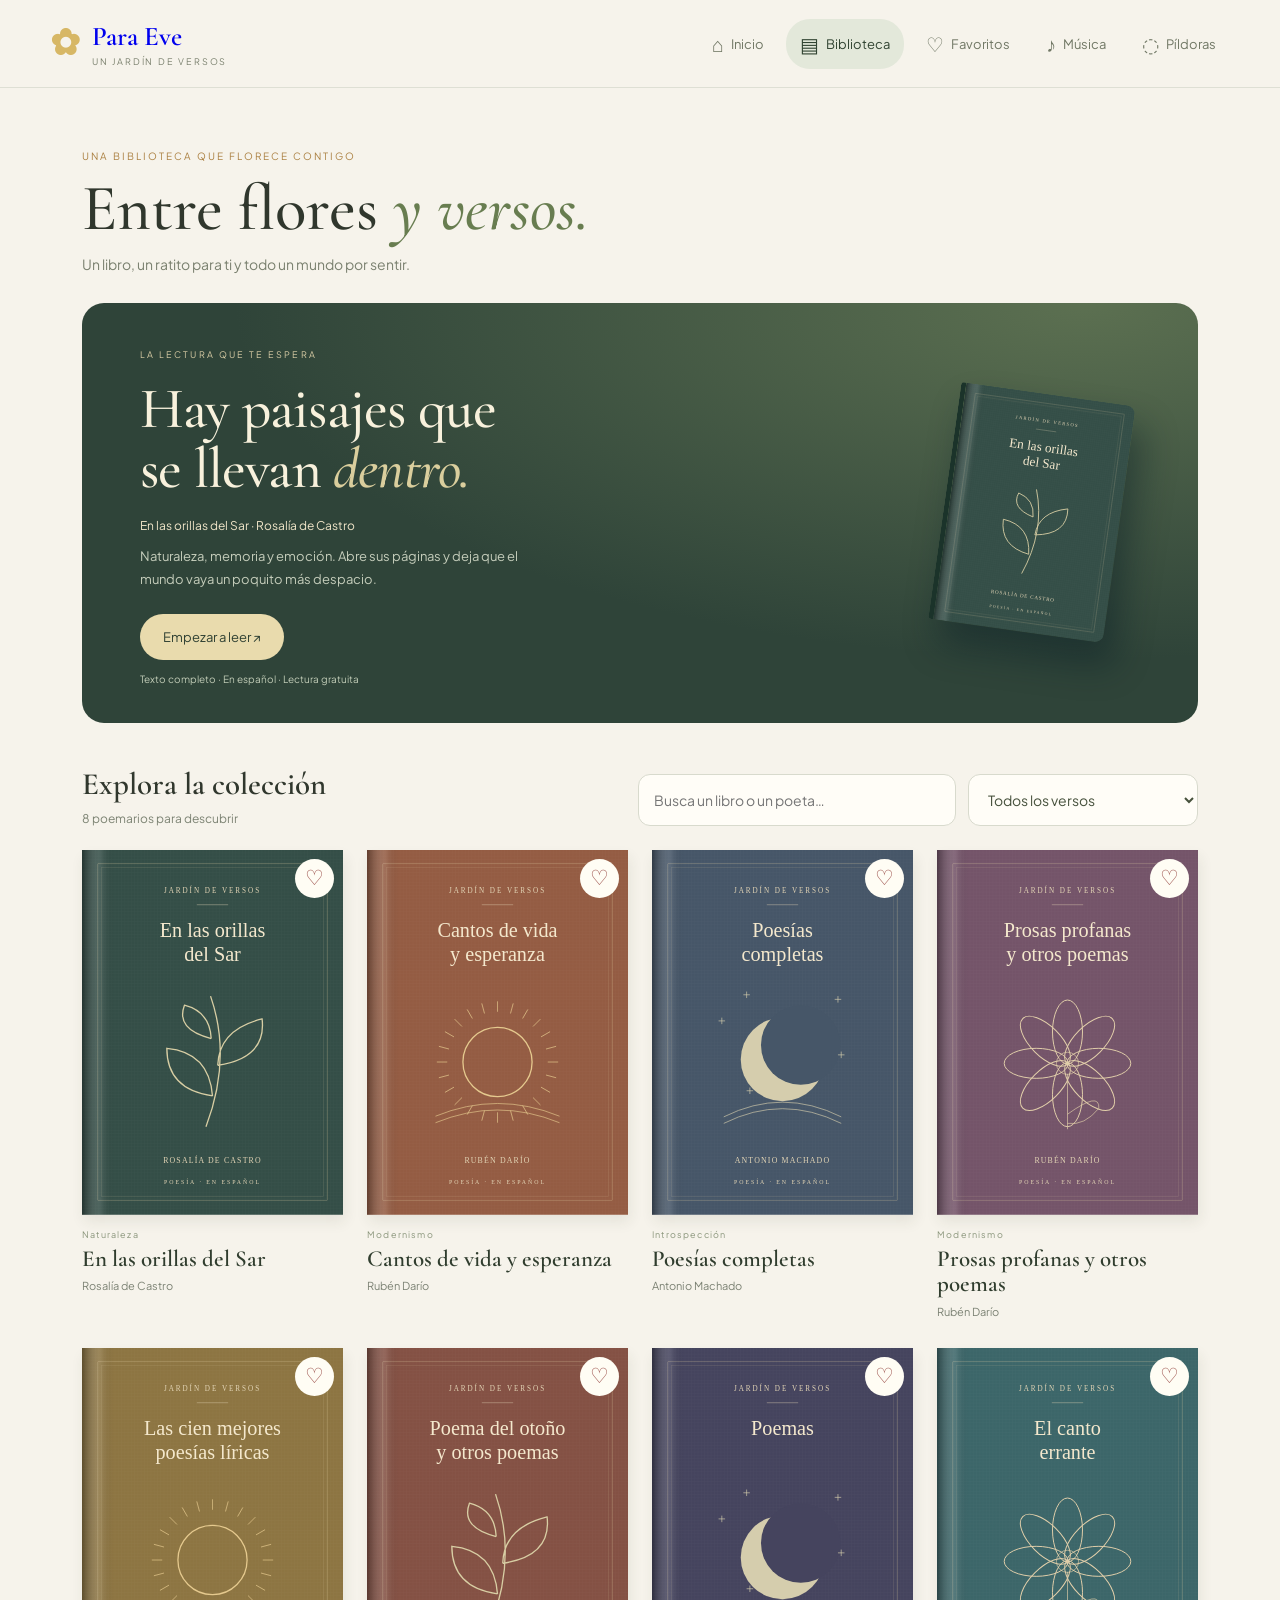
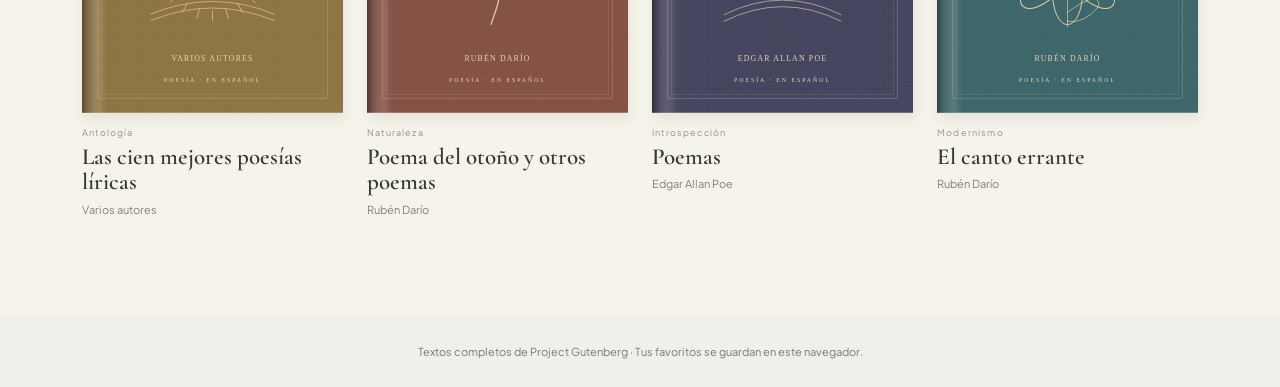
<file: biblioteca.html>
<!doctype html><html lang="es"><head><meta charset="utf-8"><meta name="viewport" content="width=device-width,initial-scale=1"><meta name="theme-color" content="#f6f3eb"><title>Biblioteca · Para Eve</title><link rel="preconnect" href="https://fonts.googleapis.com"><link rel="preconnect" href="https://fonts.gstatic.com" crossorigin><link href="https://fonts.googleapis.com/css2?family=Cormorant+Garamond:ital,wght@0,400;0,500;0,600;1,500&family=Plus+Jakarta+Sans:wght@400;500;600&display=swap" rel="stylesheet"><link rel="stylesheet" href="assets/catalog.css"><link rel="stylesheet" href="assets/pages.css"></head>
<body class="library-page catalog-mode"><nav class="site-bar"><a class="site-brand" href="index.html"><span>✿</span><span>Para Eve<small>UN JARDÍN DE VERSOS</small></span></a><div class="site-nav"><a href="index.html"><span>⌂</span>Inicio</a><a href="biblioteca.html" aria-current="page"><span>▤</span>Biblioteca</a><a href="favoritos.html"><span>♡</span>Favoritos</a><a href="musica.html"><span>♪</span>Música</a><a href="pildoras.html"><span>◌</span>Píldoras</a></div></nav>
<main class="library-standalone"><header><span class="page-eyebrow">UNA BIBLIOTECA QUE FLORECE CONTIGO</span><h1>Entre flores <em>y versos.</em></h1><p>Un libro, un ratito para ti y todo un mundo por sentir.</p></header><section class="catalog-feature"><div class="feature-copy"><span class="feature-label">LA LECTURA QUE TE ESPERA</span><h2>Hay paisajes que<br>se llevan <em>dentro.</em></h2><p>En las orillas del Sar · Rosalía de Castro</p><p class="feature-note">Naturaleza, memoria y emoción. Abre sus páginas y deja que el mundo vaya un poquito más despacio.</p><a class="catalog-primary" href="https://www.gutenberg.org/cache/epub/70984/pg70984-images.html" target="_blank" rel="noopener">Empezar a leer ↗</a><span class="feature-caption">Texto completo · En español · Lectura gratuita</span></div><img src="assets/covers/70984.svg" alt="En las orillas del Sar" class="featured-cover"></section><section class="library-shelf"><div><h2>Explora la colección</h2><p id="book-count" class="library-count"></p></div><form class="library-filters"><input id="book-search" type="search" placeholder="Busca un libro o un poeta…" aria-label="Buscar libros"><select id="tag-filter" aria-label="Filtrar colección"><option value="Todo">Todos los versos</option><option>Naturaleza</option><option>Introspección</option><option>Modernismo</option><option>Antología</option></select></form></section><div id="book-grid" class="library-grid"></div></main><footer>Textos completos de Project Gutenberg · Tus favoritos se guardan en este navegador.</footer><script src="assets/library.js"></script></body></html>
</file>
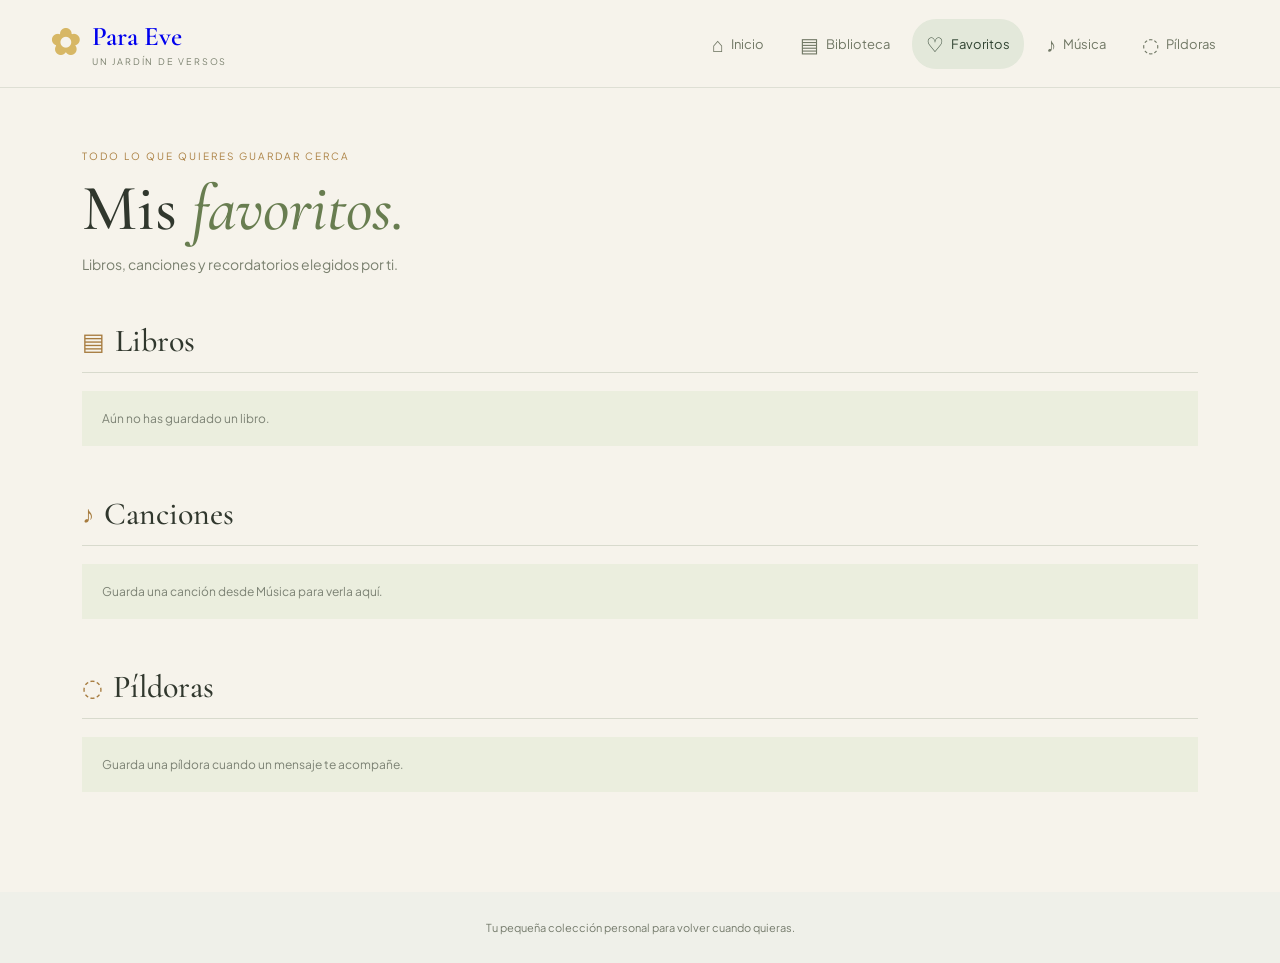
<file: favoritos.html>
<!doctype html><html lang="es"><head><meta charset="utf-8"><meta name="viewport" content="width=device-width,initial-scale=1"><meta name="theme-color" content="#f6f3eb"><title>Mis favoritos · Para Eve</title><link rel="preconnect" href="https://fonts.googleapis.com"><link rel="preconnect" href="https://fonts.gstatic.com" crossorigin><link href="https://fonts.googleapis.com/css2?family=Cormorant+Garamond:ital,wght@0,400;0,500;0,600;1,500&family=Plus+Jakarta+Sans:wght@400;500;600&display=swap" rel="stylesheet"><link rel="stylesheet" href="assets/catalog.css"><link rel="stylesheet" href="assets/pages.css"></head>
<body class="library-page catalog-mode"><nav class="site-bar"><a class="site-brand" href="index.html"><span>✿</span><span>Para Eve<small>UN JARDÍN DE VERSOS</small></span></a><div class="site-nav"><a href="index.html"><span>⌂</span>Inicio</a><a href="biblioteca.html"><span>▤</span>Biblioteca</a><a href="favoritos.html" aria-current="page"><span>♡</span>Favoritos</a><a href="musica.html"><span>♪</span>Música</a><a href="pildoras.html"><span>◌</span>Píldoras</a></div></nav>
<main class="favorites-page"><header><span class="page-eyebrow">TODO LO QUE QUIERES GUARDAR CERCA</span><h1>Mis <em>favoritos.</em></h1><p>Libros, canciones y recordatorios elegidos por ti.</p></header><section><div class="favorite-heading"><span>▤</span><h2>Libros</h2></div><div id="favorite-books" class="favorite-items"></div></section><section><div class="favorite-heading"><span>♪</span><h2>Canciones</h2></div><div id="favorite-songs" class="favorite-items"></div></section><section><div class="favorite-heading"><span>◌</span><h2>Píldoras</h2></div><div id="favorite-pills" class="favorite-items"></div></section></main><footer>Tu pequeña colección personal para volver cuando quieras.</footer><script src="assets/favorites.js"></script></body></html>
</file>
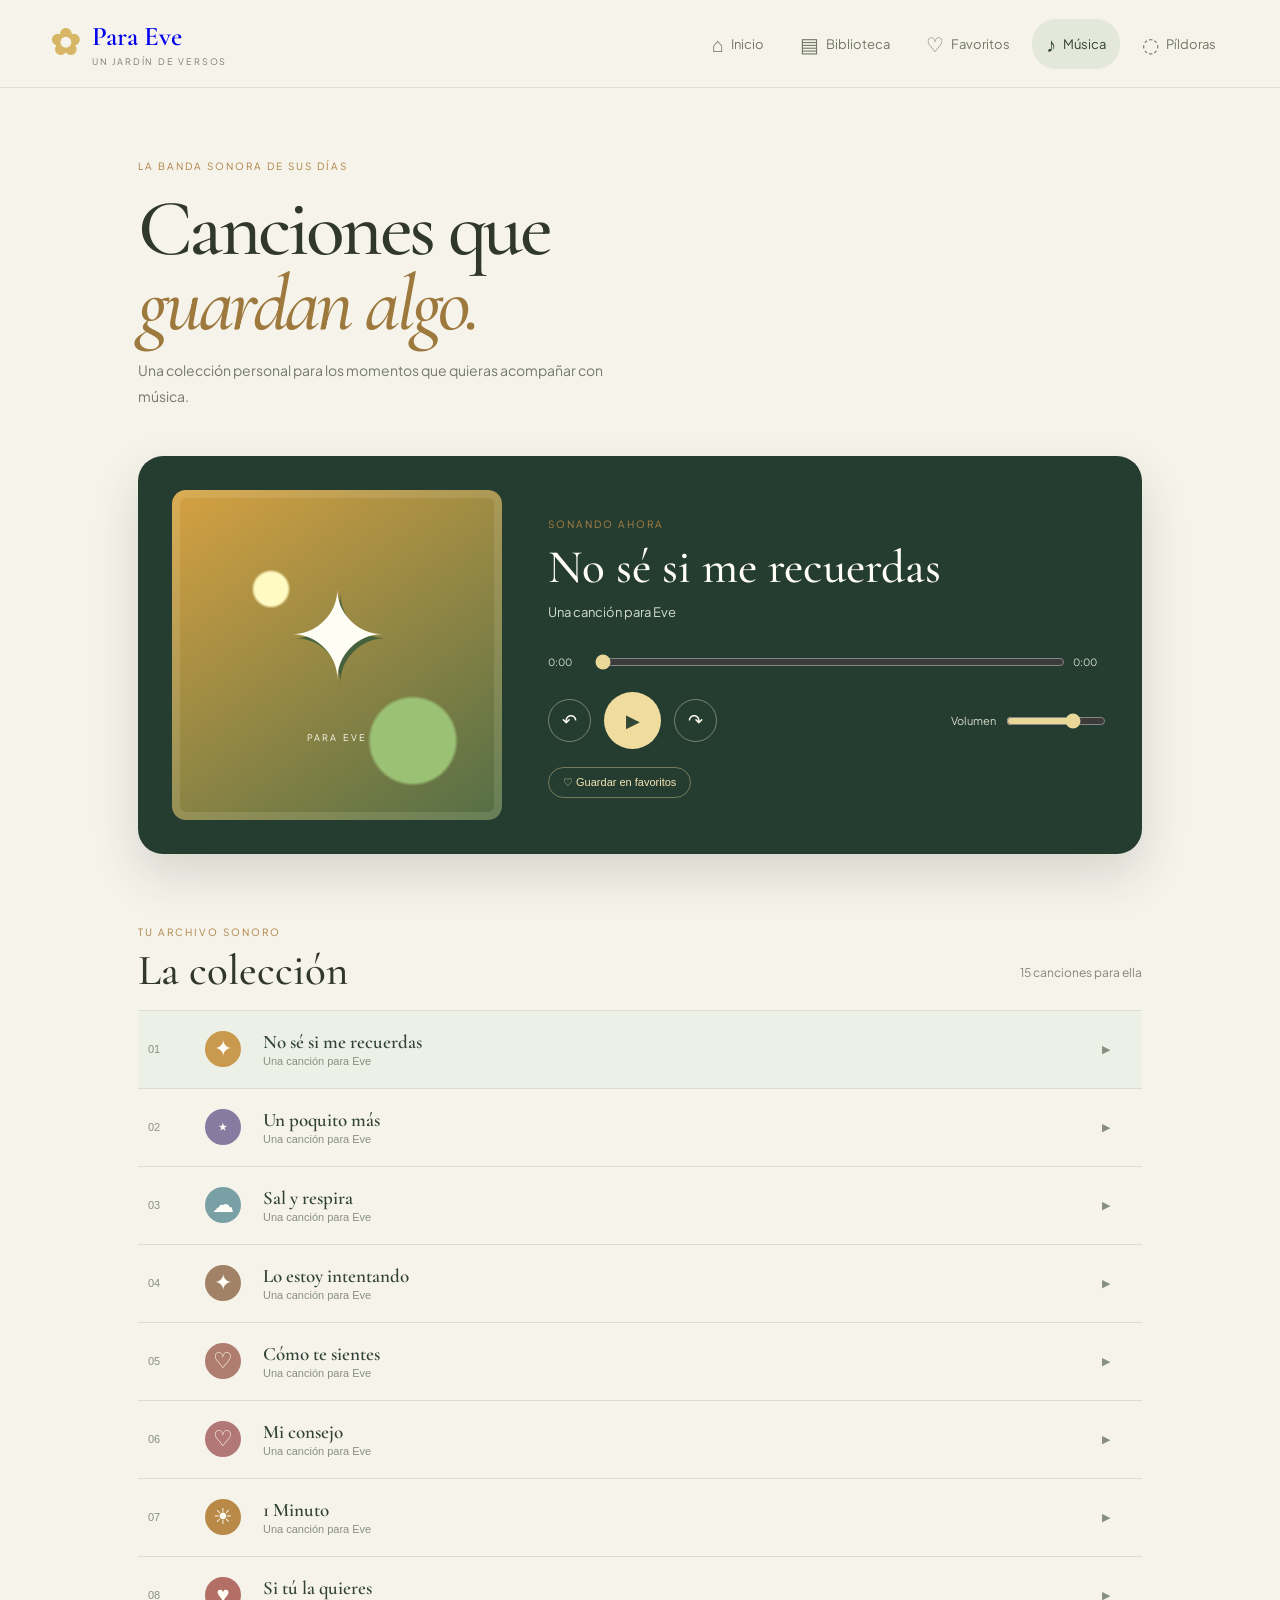
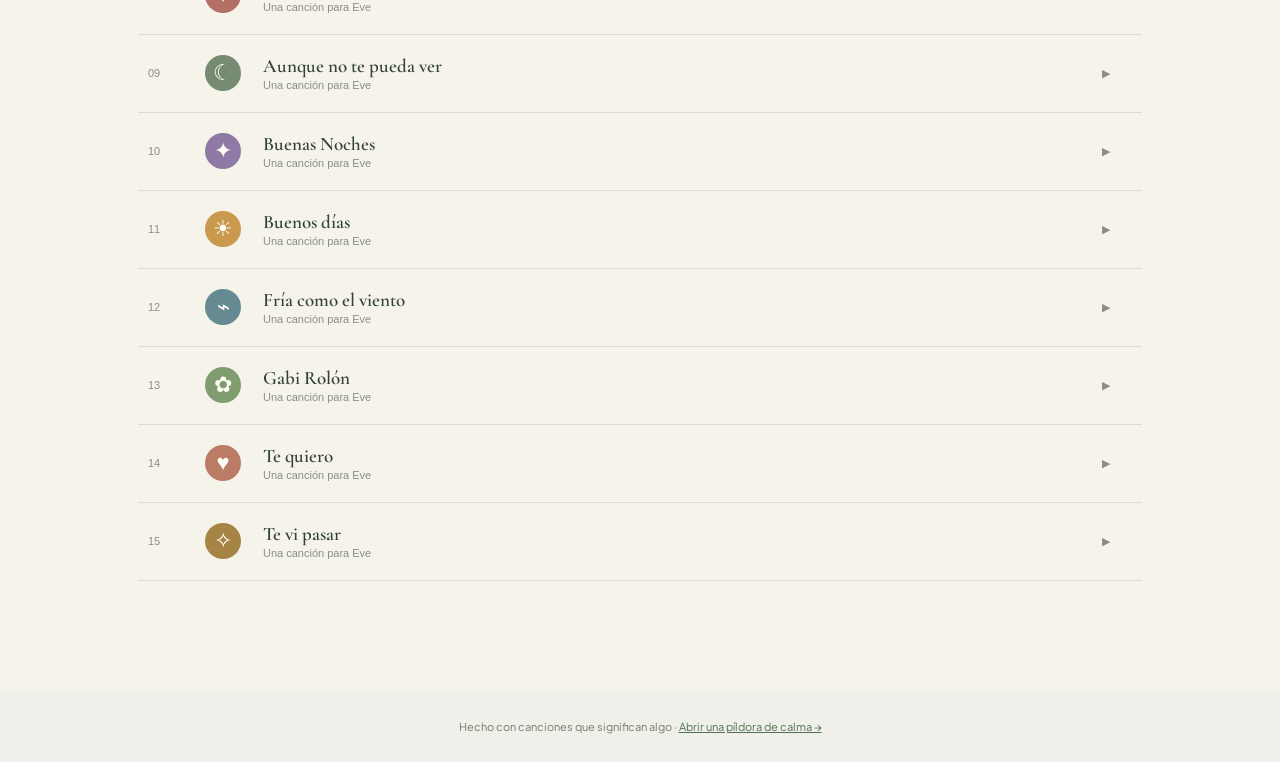
<file: musica.html>
<!doctype html>
<html lang="es">
<head>
  <meta charset="utf-8"><meta name="viewport" content="width=device-width,initial-scale=1">
  <meta name="theme-color" content="#17261f"><title>Música para Eve</title>
  <link rel="preconnect" href="https://fonts.googleapis.com"><link rel="preconnect" href="https://fonts.gstatic.com" crossorigin>
  <link href="https://fonts.googleapis.com/css2?family=Cormorant+Garamond:ital,wght@0,400;0,500;0,600;1,500&family=Plus+Jakarta+Sans:wght@400;500;600&display=swap" rel="stylesheet">
  <link rel="stylesheet" href="assets/catalog.css"><link rel="stylesheet" href="assets/pages.css">
</head>
<body class="music-page catalog-mode">
  <nav class="site-bar"><a class="site-brand" href="index.html"><span aria-hidden="true">✿</span><span>Para Eve<small>UN JARDÍN DE VERSOS</small></span></a><div class="site-nav" aria-label="Navegación principal"><a href="index.html"><span aria-hidden="true">⌂</span>Inicio</a><a href="biblioteca.html"><span aria-hidden="true">▤</span>Biblioteca</a><a href="favoritos.html"><span aria-hidden="true">♡</span>Favoritos</a><a href="musica.html" aria-current="page"><span aria-hidden="true">♪</span>Música</a><a href="pildoras.html"><span aria-hidden="true">◌</span>Píldoras</a></div></nav>
  <main class="album-layout">
    <header class="album-intro"><span class="page-eyebrow">LA BANDA SONORA DE SUS DÍAS</span><h1>Canciones que<br><em>guardan algo.</em></h1><p>Una colección personal para los momentos que quieras acompañar con música.</p></header>
    <section class="record-player" aria-label="Reproductor musical">
      <div class="album-cover"><span id="album-symbol">✦</span><small>PARA EVE</small></div>
      <div class="player-details"><span class="page-eyebrow">SONANDO AHORA</span><h2 id="track-title">Tu primera canción</h2><p id="track-artist">Agrégala en tu catálogo</p>
        <div class="seek"><time id="current-time">0:00</time><input id="progress" type="range" min="0" max="100" value="0" aria-label="Progreso"><time id="duration">0:00</time></div>
        <div class="transport"><button id="previous" aria-label="Anterior">↶</button><button id="play" class="play-button" aria-label="Reproducir">▶</button><button id="next" aria-label="Siguiente">↷</button><label>Volumen <input id="volume" type="range" min="0" max="1" step="0.05" value="0.7"></label></div><button id="save-song" class="save-current" type="button">♡ Guardar en favoritos</button>
      </div>
    </section>
    <section class="track-catalog" aria-labelledby="catalog-title"><div class="section-label"><div><span class="page-eyebrow">TU ARCHIVO SONORO</span><h2 id="catalog-title">La colección</h2></div><p id="catalog-count">Lista para recibir tus canciones</p></div><div id="tracks" class="tracks"></div><div id="no-tracks" class="no-tracks"><b>♫</b><h3>Aquí comienza su playlist</h3><p>Sube tus archivos MP3 a <code>assets/music/</code> y añade sus datos en <code>assets/music-player.js</code>. Cuando publiques los cambios, GitHub Pages los reproducirá directamente.</p></div></section>
  </main>
  <footer>Hecho con canciones que significan algo · <a href="pildoras.html">Abrir una píldora de calma →</a></footer>
  <script src="assets/music-player.js"></script>
</body>
</html>
</file>
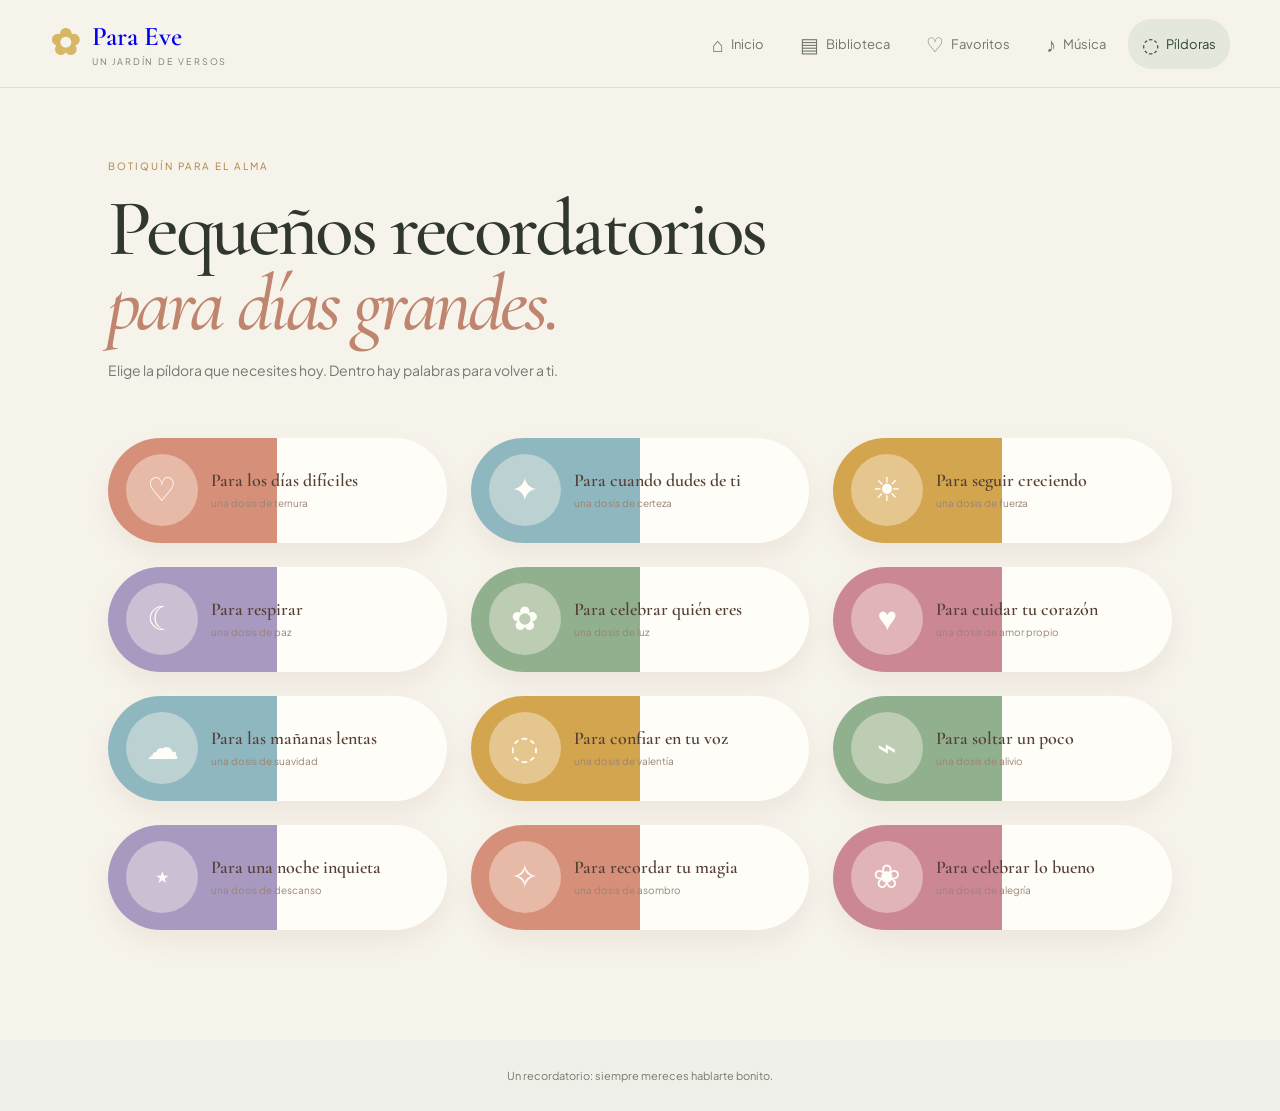
<file: pildoras.html>
<!doctype html>
<html lang="es">
<head>
  <meta charset="utf-8"><meta name="viewport" content="width=device-width,initial-scale=1">
  <meta name="theme-color" content="#fff9f1"><title>Píldoras de calma para Eve</title>
  <link rel="preconnect" href="https://fonts.googleapis.com"><link rel="preconnect" href="https://fonts.gstatic.com" crossorigin>
  <link href="https://fonts.googleapis.com/css2?family=Cormorant+Garamond:ital,wght@0,400;0,500;0,600;1,500&family=Plus+Jakarta+Sans:wght@400;500;600&display=swap" rel="stylesheet">
  <link rel="stylesheet" href="assets/catalog.css"><link rel="stylesheet" href="assets/pages.css">
</head>
<body class="pills-page catalog-mode">
  <nav class="site-bar"><a class="site-brand" href="index.html"><span aria-hidden="true">✿</span><span>Para Eve<small>UN JARDÍN DE VERSOS</small></span></a><div class="site-nav" aria-label="Navegación principal"><a href="index.html"><span aria-hidden="true">⌂</span>Inicio</a><a href="biblioteca.html"><span aria-hidden="true">▤</span>Biblioteca</a><a href="favoritos.html"><span aria-hidden="true">♡</span>Favoritos</a><a href="musica.html"><span aria-hidden="true">♪</span>Música</a><a href="pildoras.html" aria-current="page"><span aria-hidden="true">◌</span>Píldoras</a></div></nav>
  <main class="pills-layout"><header class="pills-intro"><span class="page-eyebrow">BOTIQUÍN PARA EL ALMA</span><h1>Pequeños recordatorios<br><em>para días grandes.</em></h1><p>Elige la píldora que necesites hoy. Dentro hay palabras para volver a ti.</p></header>
  <section class="pills-shelf" aria-label="Píldoras de validación">
    <button class="capsule coral" data-title="Para los días difíciles" data-message="No tienes que ser perfecta para merecer descanso, amor y cosas bonitas. Ya eres suficiente, incluso cuando hoy no te sientas así."><i>♡</i><span>Para los días difíciles<small>una dosis de ternura</small></span></button>
    <button class="capsule blue" data-title="Para cuando dudes de ti" data-message="Tu sensibilidad no es demasiado: es una de las formas más lindas que tienes de mirar, entender y cuidar el mundo."><i>✦</i><span>Para cuando dudes de ti<small>una dosis de certeza</small></span></button>
    <button class="capsule gold" data-title="Para seguir creciendo" data-message="Todo lo que estás aprendiendo cuenta. Ve a tu ritmo: tu camino no necesita parecerse al de nadie para ser valioso."><i>☀</i><span>Para seguir creciendo<small>una dosis de fuerza</small></span></button>
    <button class="capsule violet" data-title="Para respirar" data-message="Está bien pausar. No necesitas tener todas las respuestas hoy; respirar y volver a ti también es avanzar."><i>☾</i><span>Para respirar<small>una dosis de paz</small></span></button>
    <button class="capsule green" data-title="Para celebrar quién eres" data-message="Hay una forma muy tuya de iluminar los espacios. No la escondas: lo que eres hace falta en este mundo."><i>✿</i><span>Para celebrar quién eres<small>una dosis de luz</small></span></button>
    <button class="capsule rose" data-title="Para cuidar tu corazón" data-message="Puedes poner límites sin dejar de ser buena. Elegirte también es una manera hermosa de querer."><i>♥</i><span>Para cuidar tu corazón<small>una dosis de amor propio</small></span></button>
    <button class="capsule blue" data-title="Para las mañanas lentas" data-message="No todo tiene que resolverse de prisa. Tómate tu tiempo: mereces comenzar el día con suavidad."><i>☁</i><span>Para las mañanas lentas<small>una dosis de suavidad</small></span></button>
    <button class="capsule gold" data-title="Para confiar en tu voz" data-message="Lo que piensas y sientes importa. Tu voz tiene un lugar y no necesita pedir permiso para existir."><i>◌</i><span>Para confiar en tu voz<small>una dosis de valentía</small></span></button>
    <button class="capsule green" data-title="Para soltar un poco" data-message="No tienes que cargar con todo. Hay cosas que puedes dejar ir sin que eso te haga menos fuerte."><i>⌁</i><span>Para soltar un poco<small>una dosis de alivio</small></span></button>
    <button class="capsule violet" data-title="Para una noche inquieta" data-message="Tu mente puede descansar. Por ahora basta con respirar, acomodar el corazón y dejar que mañana llegue después."><i>⋆</i><span>Para una noche inquieta<small>una dosis de descanso</small></span></button>
    <button class="capsule coral" data-title="Para recordar tu magia" data-message="Hay cosas maravillosas en ti que a veces olvidas porque las llevas todos los días. Pero siguen ahí, brillando."><i>✧</i><span>Para recordar tu magia<small>una dosis de asombro</small></span></button>
    <button class="capsule rose" data-title="Para cuando todo salga bien" data-message="También está permitido celebrar lo bueno sin minimizarlo. Recibe esa alegría: te la ganaste."><i>❀</i><span>Para celebrar lo bueno<small>una dosis de alegría</small></span></button>
  </section></main>
  <div id="validation-dialog" class="dose" hidden role="dialog" aria-modal="true" aria-labelledby="validation-title"><article><button id="validation-close" type="button" aria-label="Cerrar">×</button><span class="dose-mark">♡</span><p id="validation-title">Una píldora para ti</p><blockquote id="validation-message">Elige una píldora para descubrir su mensaje.</blockquote><div class="dose-footer"><button id="save-pill" class="pill-heart" type="button" aria-label="Guardar en favoritos" title="Guardar en favoritos">♡</button><small>Toca el corazón para guardar este recordatorio.</small></div></article></div>
  <footer>Un recordatorio: siempre mereces hablarte bonito.</footer><script src="assets/pills.js"></script>
</body>
</html>
</file>
<file: assets/catalog.css>
[hidden]{display:none!important}
.site-bar{height:88px;padding:0 max(28px,calc((100vw - 1180px)/2));display:flex;align-items:center;justify-content:space-between;gap:24px;background:#131217;color:#f5e8ce;border-bottom:1px solid #ffffff12;position:sticky;top:0;z-index:45}
.site-brand{display:flex;align-items:center;gap:12px;text-decoration:none;white-space:nowrap;font:600 27px 'Cormorant Garamond',Georgia,serif}.site-brand>span:first-child{font-size:36px;color:#d7b765}.site-brand small{display:block;font:9px 'Plus Jakarta Sans',sans-serif;letter-spacing:.2em;margin-top:3px;color:#b8a78d}
.site-nav{display:flex;gap:8px}.site-nav a{padding:12px 14px;border-radius:24px;display:flex;align-items:center;gap:7px;color:#bfb5a8;font-size:13px;min-height:44px;text-decoration:none}.site-nav a[aria-current]{background:#ffffff10;color:#edd198}.site-nav b{font-size:10px;font-weight:400}.site-nav a>span{font-size:20px}.share-gift{border:1px solid #82724e;padding:10px 16px;border-radius:24px;font-size:12px;min-height:44px;white-space:nowrap}
body.catalog-mode{background:#f6f3eb;color:#30372d;color-scheme:light}body.catalog-mode #canvas-container{display:none}body.catalog-mode .gift-controls{display:none}body.catalog-mode footer{color:#757b6c;border-color:#dcded0}body.catalog-mode .site-bar{background:#f6f3ebef;color:#2c392e;border-color:#dedfd4}body.catalog-mode .site-brand small{color:#7a806d}body.catalog-mode .site-nav a{color:#717865}body.catalog-mode .site-nav a[aria-current]{background:#e3e8da;color:#314432}body.catalog-mode .share-gift{border-color:#cbd0bd}
.catalog-page{max-width:1180px;padding:52px 32px 0;margin:auto}.catalog-heading{display:flex;align-items:flex-end;justify-content:space-between;gap:24px;margin-bottom:32px}.catalog-kicker{font-size:10px;letter-spacing:.2em;color:#7a826c}.catalog-heading h1{font:500 clamp(40px,4.8vw,62px)/1.1 'Cormorant Garamond',Georgia,serif;margin:10px 0 12px;letter-spacing:-1.5px}.catalog-heading h1 em{color:#687d50}.catalog-heading p{font-size:14px;color:#7a806f;line-height:1.7}.catalog-secondary{border:1px solid #c9cfbd;background:transparent;padding:12px 18px;border-radius:25px;font-size:13px;min-height:44px;white-space:nowrap}.catalog-secondary:hover{background:#e8ecdf}.catalog-secondary:disabled{opacity:.4;cursor:default}
.catalog-feature{border-radius:22px;background:radial-gradient(ellipse at 90% 0,#5c7051,transparent 60%),#2f4439;padding:38px 58px;display:flex;align-items:center;justify-content:space-between;gap:40px;overflow:hidden;color:#f8f1dc;position:relative}.feature-copy{max-width:560px}.feature-label{font-size:9px;letter-spacing:.23em;color:#d8cca5}.catalog-feature h2{font:500 clamp(36px,4.5vw,58px)/1.04 'Cormorant Garamond',Georgia,serif;letter-spacing:-.8px;margin:18px 0}.catalog-feature h2 em{color:#dace9d}.feature-copy>p{font-size:12px;color:#f1e6c9}.feature-copy .feature-note{font-size:13px;color:#c5cdbb;line-height:1.8;max-width:390px;margin:12px 0 22px}.catalog-primary{display:inline-flex;align-items:center;justify-content:center;background:#e9dbad;color:#304133;border-radius:24px;padding:13px 23px;font-size:13px;min-height:46px;text-decoration:none}.feature-caption{display:block;font-size:10px;color:#c0cbb6;margin-top:13px}.featured-cover{width:176px;height:auto;transform:rotate(8deg);border-radius:3px 9px 9px 3px;box-shadow:12px 22px 35px #071c2570;border-left:5px solid #1b332a;flex-shrink:0;margin-right:20px}
.continue-reading{display:flex;justify-content:space-between;gap:16px;padding:17px 22px;background:#ebeede;border-radius:12px;margin:20px 0;font-size:12px}.continue-reading span{color:#7c836d}.continue-reading a{color:#344e37;text-decoration:none}.catalog-shelf{margin-top:38px}.shelf-title{display:flex;justify-content:space-between;align-items:center;gap:16px;margin-bottom:23px}.shelf-title h2{font:600 30px 'Cormorant Garamond',Georgia,serif}.shelf-title>span{font-size:11px;color:#7c8373}.catalog-search{display:grid;grid-template-columns:1fr 190px 170px;gap:14px}.search-box{display:flex;align-items:center;gap:12px;background:#fffdf7;border:1px solid #dcded2;border-radius:12px;padding:0 17px}.search-box>span{font-size:28px;color:#7e8871}.search-box input{width:100%;min-width:0;background:transparent;border:0;font-size:14px;min-height:54px;color:#374330;outline-offset:0}.filter-label{display:flex;flex-direction:column;gap:3px;background:#fffdf7;border:1px solid #dcded2;border-radius:12px;padding:6px 12px}.filter-label span{font-size:9px;color:#858b7d}.filter-label select{font-size:12px;background:transparent;color:#46513c;max-width:100%;min-height:28px;border:0}.collection-chips{display:flex;gap:9px;flex-wrap:wrap;margin:20px 0 28px}.collection-chips button{border:1px solid #dcded2;border-radius:22px;padding:9px 16px;color:#707b63;font-size:11px;min-height:40px;white-space:nowrap}.collection-chips button[aria-pressed=true]{background:#364b39;border-color:#364b39;color:#f7f0da}
.catalog-grid{display:grid;grid-template-columns:repeat(4,minmax(0,1fr));gap:34px 26px}.catalog-card{position:relative;min-width:0}.cover-link{display:block;overflow:hidden;border-radius:4px 10px 10px 4px;box-shadow:2px 7px 13px #313c2515;transition:transform .2s,box-shadow .2s}.cover-link:hover{transform:translateY(-5px);box-shadow:3px 12px 22px #313c2530}.cover-link img{display:block;width:100%;height:auto;aspect-ratio:5/7;object-fit:cover}.save-book{position:absolute;top:10px;right:10px;width:40px;height:40px;border:0;border-radius:50%;background:#fffdf4ef;color:#536645;font-size:24px;display:grid;place-items:center;box-shadow:0 2px 6px #0001}.save-book[aria-pressed=true]{color:#9d534d}.book-tag{display:block;margin-top:18px;font-size:9px;letter-spacing:.13em;text-transform:uppercase;color:#8b967c}.catalog-card h3{font:600 23px/1.12 'Cormorant Garamond',Georgia,serif;margin:7px 0}.catalog-card h3 a{text-decoration:none;color:#303d2e}.catalog-author{font-size:11px;color:#7c8274;line-height:1.6}.read-book{display:inline-flex;align-items:center;min-height:44px;color:#506544;font-size:11px;text-decoration:none;margin-top:4px}.catalog-colophon{text-align:center;padding:56px 15px;color:#7c846f}.catalog-colophon>span{font-size:26px;color:#b4a776}.catalog-colophon p{font:italic 24px 'Cormorant Garamond',Georgia,serif;margin:12px 0}.catalog-colophon small{font-size:10px;line-height:1.9;display:block}.catalog-colophon a{text-decoration:underline}.catalog-empty{text-align:center;padding:50px 20px;border:1px dashed #cbd1bf;border-radius:16px}.catalog-empty>span{font-size:36px}.catalog-empty h3{font:30px 'Cormorant Garamond',Georgia,serif}.catalog-empty p{font-size:14px;margin:15px auto;max-width:460px;line-height:1.7}.catalog-empty>a{display:block;font-size:13px;margin-top:20px}
.catalog-toast{position:fixed;bottom:95px;left:50%;transform:translateX(-50%);max-width:calc(100vw - 32px);width:max-content;border-radius:14px;background:#283c30;color:#fff4d5;z-index:70;box-shadow:0 6px 30px #0003;font-size:13px;line-height:1.6}.catalog-toast:not(:empty){padding:16px 22px}.share-url{position:fixed;bottom:170px;left:10%;width:80%;padding:16px;z-index:70;background:white;color:#222}.music-mode #musica{margin-top:65px;margin-bottom:120px}.music-mode .gift-controls{display:none}
@media(max-width:900px){.site-bar{padding:0 22px;gap:12px}.site-nav a{padding:10px}.catalog-grid{grid-template-columns:repeat(3,minmax(0,1fr));gap:28px 20px}.catalog-feature{padding:32px}.featured-cover{width:155px;margin-right:0}.catalog-search{grid-template-columns:1fr 160px}.catalog-search>.filter-label:last-child{grid-column:2}.search-box{grid-row:span 2}.catalog-page{padding:35px 24px 0}}
@media(max-width:600px){
 .site-bar{height:76px;padding:0 20px;position:sticky}.site-brand{font-size:26px}.site-brand>span:first-child{font-size:32px}.site-brand small{font-size:8px}.share-gift{font-size:11px;padding:9px 13px}
 .site-nav{position:fixed;bottom:0;left:0;right:0;padding:7px 10px calc(7px + env(safe-area-inset-bottom));display:grid;grid-template-columns:repeat(4,1fr);background:#15141bef;border-top:1px solid #ffffff15;backdrop-filter:blur(16px);gap:4px}.site-nav a{flex-direction:column;gap:1px;font-size:10px;border-radius:14px;padding:6px 2px;min-height:52px}.site-nav a>span{font-size:20px;line-height:1.1}.site-nav b{display:none}body.catalog-mode .site-nav{background:#f9f7f0f5;border-color:#dedfd4}.site-nav a[aria-current]{background:#ffffff09}
 body .gift-controls{bottom:calc(80px + env(safe-area-inset-bottom))}footer{padding-bottom:calc(100px + env(safe-area-inset-bottom))!important}
 .catalog-page{padding:28px 20px 0}.catalog-heading{display:block;margin-bottom:22px}.catalog-kicker{font-size:8px;letter-spacing:.17em}.catalog-heading h1{font-size:43px;line-height:1.06;max-width:310px}.catalog-heading h1 em{display:block}.catalog-heading p{font-size:12px;max-width:265px;margin-bottom:14px}.catalog-secondary{font-size:11px;padding:10px 16px}
 .catalog-feature{padding:25px 22px;gap:14px;border-radius:18px;min-height:280px}.feature-copy{position:relative;z-index:1;max-width:65%}.feature-label{font-size:7px;letter-spacing:.13em}.catalog-feature h2{font-size:34px;margin:15px 0;line-height:1.04}.feature-copy>p{font-size:10px;line-height:1.6}.feature-copy .feature-note{display:none}.catalog-primary{font-size:11px;padding:10px 15px;margin-top:15px}.feature-caption{font-size:8px;line-height:1.5;max-width:170px}.featured-cover{width:100px;position:absolute;right:15px;top:58px;transform:rotate(9deg);opacity:.93}
 .catalog-shelf{margin-top:28px}.shelf-title{align-items:flex-start;margin-bottom:18px;gap:8px}.shelf-title h2{font-size:27px;max-width:210px;line-height:1.1}.shelf-title>span{font-size:9px;max-width:75px;text-align:right;line-height:1.6;padding-top:4px}
 .catalog-search{grid-template-columns:1fr 1fr;gap:10px}.search-box{grid-column:1/-1;grid-row:auto;padding:0 12px}.search-box input{font-size:16px;min-height:50px}.filter-label{min-width:0;padding:7px 9px}.filter-label select{font-size:16px;min-height:32px;width:100%}.filter-label span{font-size:9px}.catalog-search>.filter-label:last-child{grid-column:auto}
 .collection-chips{flex-wrap:nowrap;overflow-x:auto;max-width:100%;padding-bottom:6px;margin:16px 0 22px;scrollbar-width:thin}.collection-chips button{font-size:10px;min-height:44px;padding:8px 12px;flex-shrink:0}
 .catalog-grid{grid-template-columns:repeat(2,minmax(0,1fr));gap:25px 17px}.catalog-card h3{font-size:21px;line-height:1.1}.catalog-author{font-size:10px}.save-book{width:44px;height:44px;top:5px;right:5px;font-size:22px}.book-tag{font-size:8px;letter-spacing:.08em;margin-top:13px}.read-book{font-size:11px}.continue-reading{font-size:11px;padding:13px 15px;flex-direction:column;gap:5px}.catalog-colophon{padding:35px 8px}.catalog-colophon p{font-size:22px}.catalog-colophon small{font-size:10px}.catalog-toast{bottom:95px;font-size:12px}
 .music-mode #musica{margin-top:28px}body.catalog-mode footer{padding-top:16px!important}
}
@media(max-width:350px){.catalog-page{padding-left:16px;padding-right:16px}.catalog-feature{padding:22px 18px}.catalog-feature h2{font-size:29px}.featured-cover{width:83px;right:12px;top:70px}.catalog-grid{gap:22px 13px}.catalog-heading h1{font-size:39px}.catalog-card h3{font-size:20px}.site-bar{padding:0 16px}.site-brand small{letter-spacing:.1em}}
</file>
<file: assets/pages.css>
:root{font-family:'Plus Jakarta Sans',sans-serif;color:#25342b;background:#f8f8f2}*{box-sizing:border-box}body{margin:0}.page-nav{height:78px;max-width:1160px;margin:auto;padding:0 28px;display:flex;align-items:center;justify-content:space-between}.page-brand{display:flex;align-items:center;gap:10px;text-decoration:none;color:#2d4437;font:500 25px 'Cormorant Garamond',serif}.page-brand>span{display:grid;line-height:.9}.page-brand small{font:500 8px 'Plus Jakarta Sans',sans-serif;letter-spacing:.15em;text-transform:uppercase;color:#8f927f;margin-top:5px}.page-nav>div{display:flex;gap:23px}.page-nav>div a{color:#6e766c;text-decoration:none;font-size:12px}.page-nav [aria-current=page]{color:#273f31;border-bottom:1px solid #b89554;padding-bottom:5px}.page-eyebrow{font-size:10px;letter-spacing:.2em;color:#ac8244}.album-layout,.pills-layout{max-width:1060px;margin:auto;padding:65px 28px 110px}.album-intro,.pills-intro{max-width:670px;margin-bottom:47px}.album-intro h1,.pills-intro h1{font:500 clamp(49px,7vw,80px)/.94 'Cormorant Garamond',serif;letter-spacing:-.045em;margin:17px 0}.album-intro h1 em,.pills-intro h1 em{color:#9d793e}.album-intro p,.pills-intro p{max-width:490px;color:#73796f;font-size:14px;line-height:1.8}.record-player{display:grid;grid-template-columns:330px 1fr;gap:46px;padding:34px;background:#253d31;border-radius:25px;color:#fffdf5;box-shadow:0 21px 48px #1b302525}.album-cover{aspect-ratio:1;display:grid;place-items:center;align-content:center;gap:20px;background:radial-gradient(circle at 30% 30%,#fff9c2 0 5%,transparent 6%),radial-gradient(circle at 73% 76%,#9ac174 0 12%,transparent 13%),linear-gradient(145deg,#d6a142,#536e46);border-radius:14px;box-shadow:inset 0 0 0 8px #fff8e21c;color:#fffef5}.album-cover span{font:120px 'Cormorant Garamond',serif;text-shadow:3px 4px #45613d}.album-cover small{font-size:9px;letter-spacing:.25em}.player-details{align-self:center}.player-details h2{font:500 clamp(32px,4vw,47px)/1 'Cormorant Garamond',serif;margin:12px 0 8px}.player-details>p{font-size:13px;color:#d3dccb}.seek{display:grid;grid-template-columns:35px 1fr 35px;gap:10px;align-items:center;margin:32px 0 20px;color:#d6dfcf;font-size:10px}.seek input,.transport input{accent-color:#ead899;width:100%}.transport{display:flex;align-items:center;gap:13px}.transport button{width:43px;height:43px;border-radius:50%;border:1px solid #fff7de60;background:transparent;color:#fffdf2;font-size:18px}.transport .play-button{width:57px;height:57px;border:0;background:#efdc9e;color:#314735}.transport label{display:flex;gap:8px;align-items:center;margin-left:auto;font-size:11px;color:#d9ddcc}.transport label input{width:100px}.track-catalog{margin-top:65px}.section-label{display:flex;align-items:end;justify-content:space-between;gap:20px;margin-bottom:18px}.section-label h2{font:500 43px/1 'Cormorant Garamond',serif;margin:9px 0 0}.section-label p{font-size:12px;color:#81877c}.tracks{border-top:1px solid #daddd1}.track{width:100%;display:grid;grid-template-columns:44px 45px 1fr 30px;align-items:center;gap:13px;min-height:78px;padding:10px;border:0;border-bottom:1px solid #daddd1;background:none;color:#314237;text-align:left}.track:hover,.track.active{background:#edf0e6}.track-num,.track-end,.track small{font-size:11px;color:#879082}.track-icon{display:grid;place-items:center;width:36px;height:36px;border-radius:50%;background:var(--tone);color:#fffdf5;font:22px 'Cormorant Garamond',serif}.track strong{display:block;font:600 19px 'Cormorant Garamond',serif}.no-tracks{padding:55px 22px;text-align:center;background:#eff1e9;color:#757b70}.no-tracks b{color:#c39854;font-size:33px}.no-tracks h3{font:500 30px 'Cormorant Garamond',serif;margin:9px}.no-tracks p{max-width:560px;margin:auto;font-size:12px;line-height:1.8}.no-tracks code{padding:2px 5px;background:#dfe2d7;border-radius:4px}footer{padding:29px;text-align:center;background:#eff0e9;color:#767b72;font-size:11px}footer a{color:#52704f}.pills-page{background:#fffaf2;color:#564937}.pills-layout{max-width:1120px}.pills-intro{margin-bottom:54px}.pills-intro h1 em{color:#bf856e}.pills-shelf{display:grid;grid-template-columns:repeat(3,1fr);gap:24px}.capsule{position:relative;display:flex;align-items:center;gap:13px;min-height:105px;padding:14px 18px;border:0;border-radius:55px;background:linear-gradient(90deg,var(--tone) 0 50%,#fffdf8 50%);box-shadow:0 12px 23px #9c765818;color:#553f35;text-align:left;transition:transform .22s,box-shadow .22s}.capsule:hover{transform:translateY(-6px);box-shadow:0 18px 30px #9c765830}.capsule i{display:grid;place-items:center;width:72px;aspect-ratio:1;border-radius:50%;background:#fff8ed66;color:#fffdf8;font:33px 'Cormorant Garamond',serif}.capsule span{font:600 18px/1.05 'Cormorant Garamond',serif}.capsule small{display:block;margin-top:7px;font:10px 'Plus Jakarta Sans',sans-serif;color:#9c8374}.coral{--tone:#d69079}.blue{--tone:#8fb7bf}.gold{--tone:#d3a54e}.violet{--tone:#a799c0}.green{--tone:#90b08e}.rose{--tone:#cc8794}.dose{position:fixed;inset:0;z-index:10;display:grid;place-items:center;padding:25px;background:#3b2b214d;backdrop-filter:blur(5px)}.dose article{position:relative;max-width:480px;padding:58px 48px;text-align:center;background:#fffdf8;border-radius:48% 48% 42% 42%;box-shadow:0 23px 60px #32221944}.dose button{position:absolute;right:21px;top:15px;border:0;background:transparent;color:#9d7a61;font-size:29px}.dose-mark{color:#d29077;font-size:37px}.dose p{font-size:10px;letter-spacing:.18em;color:#a7836a}.dose blockquote{font:italic 28px/1.35 'Cormorant Garamond',serif;margin:20px 0;color:#58473a}.dose small{font-size:10px;color:#9f927f}@media(max-width:700px){.page-nav{padding:0 18px}.page-nav>div{gap:13px}.page-nav>div a{font-size:11px}.album-layout,.pills-layout{padding:40px 18px 80px}.record-player{grid-template-columns:1fr;gap:25px;padding:20px}.album-cover{max-width:225px;width:100%;margin:auto}.transport label input{width:75px}.section-label{align-items:start;flex-direction:column;gap:10px}.section-label p{margin:0}.pills-shelf{grid-template-columns:1fr;gap:14px}.capsule{min-height:94px}.dose article{padding:48px 33px}.dose blockquote{font-size:25px}}@media(max-width:380px){.page-nav>div{gap:8px}.page-brand{font-size:22px}.page-brand small{display:none}}
.music-page,.pills-page,.library-page{background:#f6f3eb}.save-current{margin-top:18px;border:1px solid #ead89966;border-radius:20px;background:transparent;color:#f4e4b4;padding:8px 14px;font-size:11px}.dose article{width:min(540px,calc(100vw - 36px));max-width:none;padding:46px 46px 33px;border-radius:34px;background:linear-gradient(145deg,#fffefa,#fbf5e9);border:1px solid #fff;box-shadow:0 28px 80px #3222194a}.dose .dose-mark{display:block;font-size:39px;line-height:1;color:#d29077}.dose p{margin:16px 0 0;font-size:10px;letter-spacing:.2em}.dose blockquote{max-width:420px;margin:25px auto 29px;font-size:clamp(25px,4vw,32px);line-height:1.36}.dose-footer{border-top:1px solid #e5d8c8;padding-top:18px;text-align:center}.dose .pill-heart{position:static;display:grid;place-items:center;width:48px;height:48px;margin:0 auto 9px;border:1px solid #dbb99d;border-radius:50%;background:#fffaf1;color:#bf765e;font:30px/1 'Cormorant Garamond',serif;transition:transform .2s,background .2s}.dose .pill-heart:hover{transform:scale(1.08);background:#f7e6d9}.dose .dose-footer small{display:block;color:#9d8975;font:11px/1.5 'Plus Jakarta Sans',sans-serif}.library-standalone,.favorites-page{max-width:1180px;margin:auto;padding:55px 32px 100px}.library-standalone header,.favorites-page header{margin-bottom:30px}.library-standalone h1,.favorites-page h1{font:500 clamp(44px,6vw,65px)/1 'Cormorant Garamond',serif;margin:12px 0}.library-standalone h1 em,.favorites-page h1 em{color:#687d50}.library-standalone header p,.favorites-page header p{font-size:14px;color:#7a806f}.library-filters{display:grid;grid-template-columns:1fr 230px;gap:12px}.library-filters input,.library-filters select{border:1px solid #d8dacd;background:#fffdf7;border-radius:12px;padding:15px;color:#46513c;font:14px 'Plus Jakarta Sans',sans-serif}.library-count{font-size:12px;color:#7c8373;margin:20px 0}.library-grid{display:grid;grid-template-columns:repeat(4,1fr);gap:30px 24px}.standalone-book{position:relative}.standalone-book>a{display:block;box-shadow:2px 7px 13px #313c2515}.standalone-book img{display:block;width:100%;aspect-ratio:5/7;object-fit:cover}.standalone-book>div>span{display:block;margin-top:14px;font-size:9px;letter-spacing:.13em;color:#8b967c}.standalone-book h2{font:600 23px/1.1 'Cormorant Garamond',serif;margin:7px 0;color:#303d2e}.standalone-book p{font-size:11px;color:#7c8274;margin:0}.book-favorite{position:absolute;top:9px;right:9px;width:39px;height:39px;border:0;border-radius:50%;background:#fffdf4;color:#9d534d;font-size:21px}.favorites-page section{margin-top:48px}.favorite-heading{display:flex;gap:10px;align-items:center;border-bottom:1px solid #d8dacd;padding-bottom:12px}.favorite-heading span{font-size:24px;color:#a67b3e}.favorite-heading h2{font:500 32px 'Cormorant Garamond',serif;margin:0}.favorite-items{display:grid;grid-template-columns:repeat(3,1fr);gap:14px;margin-top:18px}.favorite-card{min-height:112px;padding:18px;background:#fffdf7;border:1px solid #dedfd4;color:#405041;text-decoration:none;display:flex;flex-direction:column}.favorite-card:hover{border-color:#9eaa8e}.favorite-card b{color:#a17b41;font-size:16px}.favorite-card strong{font:600 21px/1.1 'Cormorant Garamond',serif;margin:8px 0 4px}.favorite-card small{font-size:11px;color:#7c8274;line-height:1.5}.favorite-empty{grid-column:1/-1;margin:0;padding:20px;background:#ebeede;color:#7c8274;font-size:12px}@media(max-width:700px){.library-standalone,.favorites-page{padding:36px 20px 90px}.library-filters{grid-template-columns:1fr}.library-grid{grid-template-columns:repeat(2,1fr);gap:25px 16px}.favorite-items{grid-template-columns:1fr}.site-nav{grid-template-columns:repeat(5,1fr)!important}.site-nav a{font-size:9px!important}.share-gift{display:none}.dose article{padding:40px 25px 28px}.dose blockquote{margin:22px auto 25px}}
.library-shelf{display:flex;align-items:end;justify-content:space-between;gap:25px;margin:42px 0 24px}.library-shelf h2{font:600 31px 'Cormorant Garamond',serif;margin:0}.library-shelf .library-count{margin:8px 0 0}.library-shelf .library-filters{width:min(100%,560px)}
@media(max-width:700px){.library-shelf{display:block;margin-top:30px}.library-shelf .library-filters{margin-top:16px;width:100%}.library-standalone .catalog-feature{padding:25px 22px}}
@media(max-width:600px){
 body.music-page,body.pills-page,body.library-page{padding-bottom:76px}
 .album-layout,.pills-layout{padding:30px 16px 42px}
 .album-intro,.pills-intro{margin-bottom:28px}.album-intro h1,.pills-intro h1{font-size:clamp(43px,13vw,59px);line-height:.98}
 .album-intro p,.pills-intro p{font-size:14px;line-height:1.7}
 .record-player{padding:18px;border-radius:18px;gap:20px}.album-cover{max-width:185px}.album-cover span{font-size:90px}.album-cover small{font-size:8px}
 .player-details h2{font-size:34px}.player-details>p{font-size:12px}.seek{margin:22px 0 16px;grid-template-columns:32px 1fr 32px;gap:7px}
 .transport{gap:9px}.transport button{width:45px;height:45px}.transport .play-button{width:54px;height:54px}.transport label{font-size:0;margin-left:auto}.transport label input{width:78px}.save-current{margin-top:15px}
 .track-catalog{margin-top:40px}.section-label h2{font-size:36px}.track{min-height:72px;grid-template-columns:29px 38px minmax(0,1fr) 22px;gap:8px;padding:9px 4px}.track-icon{width:34px;height:34px}.track strong{font-size:18px;white-space:nowrap;overflow:hidden;text-overflow:ellipsis}.track small{display:block;white-space:nowrap;overflow:hidden;text-overflow:ellipsis}.track-num{font-size:10px}.track-end{font-size:12px}
 .pills-shelf{gap:12px}.capsule{min-height:88px;padding:12px 14px;border-radius:50px}.capsule i{width:60px;font-size:28px}.capsule span{font-size:17px}.capsule small{font-size:9px}.dose{padding:16px}.dose article{width:100%;padding:34px 22px 24px}.dose .dose-mark{font-size:34px}.dose blockquote{font-size:25px;line-height:1.32}.dose-footer{padding-top:14px}
 footer{padding:24px 20px calc(90px + env(safe-area-inset-bottom));font-size:11px}
}
</file>
